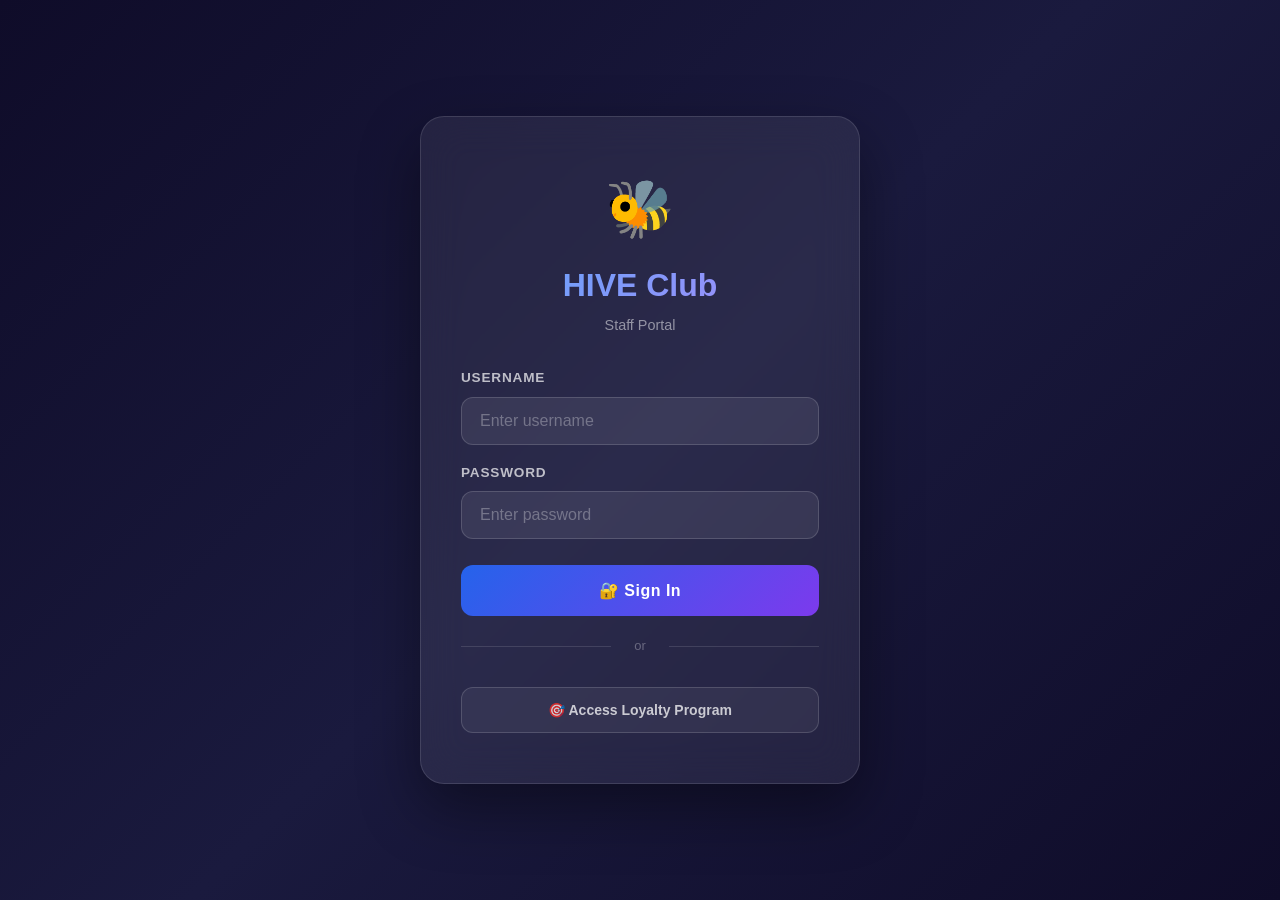
<file: index.html>
<!DOCTYPE html>
<html lang="en">
<head>
  <meta charset="UTF-8">
  <meta name="viewport" content="width=device-width, initial-scale=1.0, maximum-scale=1.0">
  <title>HIVE Club – Staff Login</title>
  <link rel="stylesheet" href="style.css">
  <style>
    /* Login-specific styles */
    .login-wrapper {
      min-height: 100vh;
      display: flex;
      align-items: center;
      justify-content: center;
      padding: 20px;
    }
    .login-card {
      background: rgba(255,255,255,0.07);
      backdrop-filter: blur(20px);
      border: 1px solid rgba(255,255,255,0.12);
      border-radius: 24px;
      padding: 50px 40px;
      width: 100%;
      max-width: 440px;
      box-shadow: 0 25px 60px rgba(0,0,0,0.4);
    }
    .login-logo {
      text-align: center;
      margin-bottom: 32px;
    }
    .login-logo .hive-icon {
      font-size: 56px;
      display: block;
      margin-bottom: 10px;
    }
    .login-logo h1 {
      font-size: 2rem;
      font-weight: 800;
      background: linear-gradient(135deg, #60a5fa, #a78bfa);
      -webkit-background-clip: text;
      -webkit-text-fill-color: transparent;
      background-clip: text;
      margin: 0;
    }
    .login-logo p {
      color: rgba(255,255,255,0.5);
      font-size: 0.9rem;
      margin-top: 6px;
    }
    .login-form .form-group {
      margin-bottom: 18px;
    }
    .login-form label {
      display: block;
      color: rgba(255,255,255,0.7);
      font-size: 0.85rem;
      font-weight: 600;
      margin-bottom: 8px;
      text-transform: uppercase;
      letter-spacing: 0.8px;
    }
    .login-form input {
      width: 100%;
      padding: 14px 18px;
      background: rgba(255,255,255,0.08);
      border: 1px solid rgba(255,255,255,0.15);
      border-radius: 12px;
      color: white;
      font-size: 16px;
      transition: border-color 0.2s, box-shadow 0.2s;
      box-sizing: border-box;
    }
    .login-form input:focus {
      outline: none;
      border-color: #60a5fa;
      box-shadow: 0 0 0 3px rgba(96,165,250,0.15);
    }
    .login-form input::placeholder {
      color: rgba(255,255,255,0.3);
    }
    .btn-login {
      width: 100%;
      padding: 16px;
      background: linear-gradient(135deg, #2563eb, #7c3aed);
      color: white;
      border: none;
      border-radius: 12px;
      font-size: 16px;
      font-weight: 700;
      cursor: pointer;
      transition: opacity 0.2s, transform 0.15s;
      margin-top: 8px;
      letter-spacing: 0.5px;
    }
    .btn-login:hover { opacity: 0.92; transform: translateY(-1px); }
    .btn-login:active { transform: translateY(0); }
    .btn-loyalty-access {
      width: 100%;
      padding: 14px;
      background: rgba(255,255,255,0.06);
      color: rgba(255,255,255,0.75);
      border: 1px solid rgba(255,255,255,0.15);
      border-radius: 12px;
      font-size: 14px;
      font-weight: 600;
      cursor: pointer;
      transition: background 0.2s;
      margin-top: 12px;
    }
    .btn-loyalty-access:hover { background: rgba(255,255,255,0.12); }
    .error-msg {
      display: none;
      color: #f87171;
      font-size: 13px;
      margin-top: 10px;
      padding: 10px 14px;
      background: rgba(248,113,113,0.12);
      border-radius: 8px;
      border: 1px solid rgba(248,113,113,0.25);
    }
    .divider {
      text-align: center;
      margin: 20px 0;
      color: rgba(255,255,255,0.3);
      font-size: 13px;
      position: relative;
    }
    .divider::before, .divider::after {
      content: "";
      position: absolute;
      top: 50%;
      width: 42%;
      height: 1px;
      background: rgba(255,255,255,0.12);
    }
    .divider::before { left: 0; }
    .divider::after { right: 0; }
    @media (max-width: 480px) {
      .login-card {
        padding: 36px 24px;
        border-radius: 20px;
      }
    }
  </style>
</head>
<body>
  <div class="login-wrapper">
    <div class="login-card">
      <div class="login-logo">
        <span class="hive-icon">🐝</span>
        <h1>HIVE Club</h1>
        <p>Staff Portal</p>
      </div>

      <form class="login-form" id="loginForm" onsubmit="handleAdminLogin(event)">
        <div class="form-group">
          <label for="username">Username</label>
          <input type="text" id="username" placeholder="Enter username" autocomplete="username" required>
        </div>
        <div class="form-group">
          <label for="password">Password</label>
          <input type="password" id="password" placeholder="Enter password" autocomplete="current-password" required>
        </div>
        <div class="error-msg" id="errorMessage"></div>
        <button type="submit" class="btn-login">🔐 Sign In</button>
      </form>

      <div class="divider">or</div>
      <button class="btn-loyalty-access" onclick="goToPublicLoyalty()">
        🎯 Access Loyalty Program
      </button>
    </div>
  </div>

  <script>
    const ADMIN_CREDENTIALS = {
      "hive4": "hive2026"
    };

    const SESSION_TIMEOUT = 8 * 60 * 60 * 1000; // 8 hours

    window.addEventListener("load", function () {
      const token = sessionStorage.getItem("adminToken");
      if (token && isTokenValid(token)) {
        window.location.href = "dashboard-select.html";
      }
    });

    function handleAdminLogin(event) {
      event.preventDefault();
      const username = document.getElementById("username").value.trim();
      const password = document.getElementById("password").value;
      const errorMsg = document.getElementById("errorMessage");

      if (!username || !password) {
        errorMsg.textContent = "❌ Please enter username and password";
        errorMsg.style.display = "block";
        return;
      }

      if (ADMIN_CREDENTIALS[username] === password) {
        const token = generateToken(username);
        sessionStorage.setItem("adminToken", token);
        errorMsg.style.display = "none";
        window.location.href = "dashboard-select.html";
      } else {
        errorMsg.textContent = "❌ Invalid username or password";
        errorMsg.style.display = "block";
        document.getElementById("password").value = "";
        document.getElementById("password").focus();
      }
    }

    function goToPublicLoyalty() {
      sessionStorage.removeItem("adminToken");
      window.location.href = "loyalty.html";
    }

    function generateToken(username) {
      return btoa(username + ":" + Date.now());
    }

    function isTokenValid(token) {
      try {
        const data = atob(token);
        const parts = data.split(":");
        const timestamp = parseInt(parts[1]);
        return (Date.now() - timestamp) < SESSION_TIMEOUT;
      } catch (e) {
        return false;
      }
    }
  </script>
</body>
</html>
</file>
<file: style.css>
/* ============================================================
   HIVE Club – Global Styles
   ============================================================ */

/* ── Reset & Base ──────────────────────────────────────────── */
*, *::before, *::after {
  box-sizing: border-box;
  margin: 0;
  padding: 0;
}

html {
  scroll-behavior: smooth;
  -webkit-text-size-adjust: 100%;
}

body {
  font-family: -apple-system, BlinkMacSystemFont, "Segoe UI", Roboto, "Helvetica Neue", Arial, sans-serif;
  background: linear-gradient(135deg, #0f0c29 0%, #1a1a3e 50%, #0f0c29 100%);
  background-attachment: fixed;
  color: #ffffff;
  min-height: 100vh;
  line-height: 1.5;
  -webkit-font-smoothing: antialiased;
}

/* ── Container ─────────────────────────────────────────────── */
.container {
  max-width: 1100px;
  margin: 0 auto;
  padding: 40px 24px;
}

/* ── Typography ────────────────────────────────────────────── */
h1 { font-size: 2.2rem; font-weight: 800; }
h2 { font-size: 1.6rem; font-weight: 700; }
h3 { font-size: 1.2rem; font-weight: 600; }
h4 { font-size: 1rem;   font-weight: 600; }

/* ── Loading text ──────────────────────────────────────────── */
.loading-text {
  color: rgba(255,255,255,0.4);
  text-align: center;
  padding: 24px;
  font-size: 0.95rem;
}

/* ============================================================
   HEADERS
   ============================================================ */

.admin-header,
.loyalty-header {
  background: rgba(255,255,255,0.05);
  border-bottom: 1px solid rgba(255,255,255,0.1);
  backdrop-filter: blur(12px);
  position: sticky;
  top: 0;
  z-index: 100;
}

.admin-header-inner,
.loyalty-header-inner {
  max-width: 1100px;
  margin: 0 auto;
  padding: 14px 24px;
  display: flex;
  align-items: center;
  justify-content: space-between;
  gap: 16px;
}

.admin-header-left,
.loyalty-header-brand {
  display: flex;
  align-items: center;
  gap: 12px;
}

.admin-header-left h1,
.loyalty-header-brand h1 {
  font-size: 1.4rem;
  font-weight: 800;
  background: linear-gradient(135deg, #60a5fa, #a78bfa);
  -webkit-background-clip: text;
  -webkit-text-fill-color: transparent;
  background-clip: text;
}

.btn-logout-sm,
.btn-admin-login {
  padding: 9px 18px;
  background: rgba(255,255,255,0.08);
  color: rgba(255,255,255,0.8);
  border: 1px solid rgba(255,255,255,0.15);
  border-radius: 10px;
  font-size: 13px;
  font-weight: 600;
  cursor: pointer;
  transition: background 0.2s;
  white-space: nowrap;
}

.btn-logout-sm:hover,
.btn-admin-login:hover {
  background: rgba(255,255,255,0.15);
}

/* ============================================================
   SECTION CARDS
   ============================================================ */

.section-card {
  background: rgba(255,255,255,0.05);
  border: 1px solid rgba(255,255,255,0.1);
  border-radius: 20px;
  padding: 30px 28px;
  margin-bottom: 28px;
}

.section-title {
  font-size: 1.3rem;
  font-weight: 700;
  margin-bottom: 22px;
  color: #e2e8f0;
}

.section-title-row {
  display: flex;
  align-items: center;
  justify-content: space-between;
  gap: 16px;
  margin-bottom: 22px;
  flex-wrap: wrap;
}

.section-title-row .section-title {
  margin-bottom: 0;
}

/* ============================================================
   STATS DASHBOARD
   ============================================================ */

.stats-dashboard {
  display: grid;
  grid-template-columns: repeat(4, 1fr);
  gap: 16px;
  margin-bottom: 28px;
}

.stat-card-dash {
  background: rgba(255,255,255,0.06);
  border: 1px solid rgba(255,255,255,0.1);
  border-radius: 16px;
  padding: 22px 18px;
  text-align: center;
}

.stat-icon { font-size: 28px; margin-bottom: 8px; }
.stat-label { font-size: 0.75rem; color: rgba(255,255,255,0.5); text-transform: uppercase; letter-spacing: 0.8px; margin-bottom: 4px; }
.stat-value { font-size: 2rem; font-weight: 800; color: #60a5fa; }

/* ============================================================
   FORMS & INPUTS
   ============================================================ */

.form-input,
.form-select,
.search-input {
  padding: 13px 16px;
  background: rgba(255,255,255,0.08);
  border: 1px solid rgba(255,255,255,0.15);
  border-radius: 12px;
  color: white;
  font-size: 15px;
  transition: border-color 0.2s, box-shadow 0.2s;
  min-height: 46px;
}

.form-input:focus,
.form-select:focus,
.search-input:focus {
  outline: none;
  border-color: #60a5fa;
  box-shadow: 0 0 0 3px rgba(96,165,250,0.15);
}

.form-input::placeholder,
.search-input::placeholder {
  color: rgba(255,255,255,0.35);
}

.form-select option {
  background: #1a1a3e;
  color: white;
}

/* ── Add Player Form ────────────────────────────────────────── */
.add-player-form {
  display: flex;
  gap: 12px;
  flex-wrap: wrap;
}

.add-player-form .form-input {
  flex: 1;
  min-width: 200px;
}

/* ── Search Box ─────────────────────────────────────────────── */
.search-section {
  margin-bottom: 28px;
}

.search-box {
  display: flex;
  gap: 12px;
  align-items: stretch;
}

.search-input {
  flex: 1;
}

/* ── Buttons ────────────────────────────────────────────────── */
button {
  cursor: pointer;
  font-family: inherit;
  transition: opacity 0.2s, transform 0.15s, background 0.2s;
}

.btn-add-player,
.search-btn {
  padding: 13px 24px;
  background: linear-gradient(135deg, #2563eb, #7c3aed);
  color: white;
  border: none;
  border-radius: 12px;
  font-size: 15px;
  font-weight: 700;
  white-space: nowrap;
  min-height: 46px;
}

.btn-add-player:hover,
.search-btn:hover {
  opacity: 0.88;
  transform: translateY(-1px);
}

/* ============================================================
   PLAYER CARDS – ADMIN
   ============================================================ */

.players-grid {
  display: grid;
  grid-template-columns: repeat(3, 1fr);
  gap: 20px;
}

.player-card-admin {
  background: rgba(255,255,255,0.06);
  border: 1px solid rgba(255,255,255,0.1);
  border-radius: 18px;
  padding: 22px 18px;
  display: flex;
  flex-direction: column;
  gap: 16px;
  transition: border-color 0.2s;
}

.player-card-admin:hover {
  border-color: rgba(96,165,250,0.3);
}

/* Top section with avatar + info */
.player-card-top {
  display: flex;
  align-items: center;
  gap: 14px;
}

.admin-avatar {
  width: 54px;
  height: 54px;
  border-radius: 50%;
  object-fit: cover;
  flex-shrink: 0;
}

.admin-avatar-placeholder {
  width: 54px;
  height: 54px;
  border-radius: 50%;
  background: linear-gradient(135deg, #2563eb, #7c3aed);
  display: flex;
  align-items: center;
  justify-content: center;
  font-size: 20px;
  font-weight: 700;
  flex-shrink: 0;
}

.player-card-info {
  flex: 1;
  min-width: 0;
}

.player-card-name {
  font-size: 1rem;
  font-weight: 700;
  color: #e2e8f0;
  white-space: nowrap;
  overflow: hidden;
  text-overflow: ellipsis;
}

.player-card-pts {
  font-size: 0.9rem;
  color: #60a5fa;
  font-weight: 600;
  margin-top: 2px;
}

.player-card-redeem {
  font-size: 0.75rem;
  color: rgba(255,255,255,0.45);
  margin-top: 1px;
}

/* Points form inside admin card */
.points-form {
  display: flex;
  flex-direction: column;
  gap: 10px;
}

.points-form-row {
  display: flex;
  gap: 10px;
  flex-wrap: wrap;
}

.input-group {
  display: flex;
  flex-direction: column;
  gap: 5px;
  flex: 1;
  min-width: 100px;
}

.input-group label {
  font-size: 0.72rem;
  color: rgba(255,255,255,0.5);
  text-transform: uppercase;
  letter-spacing: 0.6px;
}

.hours-group {
  max-width: 110px;
}

.form-input-sm {
  padding: 10px 12px;
  background: rgba(255,255,255,0.08);
  border: 1px solid rgba(255,255,255,0.15);
  border-radius: 10px;
  color: white;
  font-size: 14px;
  min-height: 40px;
  width: 100%;
}

.form-input-sm:focus {
  outline: none;
  border-color: #60a5fa;
}

.form-select {
  width: 100%;
}

.points-preview {
  font-size: 0.82rem;
  color: rgba(255,255,255,0.4);
  padding: 8px 12px;
  background: rgba(255,255,255,0.04);
  border-radius: 8px;
  min-height: 36px;
  display: flex;
  align-items: center;
}

.points-preview.active {
  color: #86efac;
  background: rgba(134,239,172,0.08);
  border: 1px solid rgba(134,239,172,0.15);
}

.btn-add-pts {
  padding: 11px 16px;
  background: linear-gradient(135deg, #2563eb, #7c3aed);
  color: white;
  border: none;
  border-radius: 10px;
  font-size: 14px;
  font-weight: 700;
  min-height: 42px;
}

.btn-add-pts:hover {
  opacity: 0.88;
}

/* Delete button */
.btn-delete-player {
  padding: 9px 14px;
  background: rgba(239,68,68,0.1);
  color: #f87171;
  border: 1px solid rgba(239,68,68,0.2);
  border-radius: 10px;
  font-size: 13px;
  font-weight: 600;
  width: 100%;
  min-height: 38px;
}

.btn-delete-player:hover {
  background: rgba(239,68,68,0.2);
}

/* ============================================================
   PLAYER CARD – LOYALTY (public)
   ============================================================ */

.player-card {
  background: rgba(255,255,255,0.05);
  border: 1px solid rgba(255,255,255,0.1);
  border-radius: 24px;
  padding: 40px 32px;
  max-width: 640px;
  margin: 0 auto 28px;
  text-align: center;
}

/* ── Avatar ─────────────────────────────────────────────────── */
.avatar-container {
  position: relative;
  width: 160px;
  height: 160px;
  margin: 0 auto 20px;
}

.progress-ring-svg {
  position: absolute;
  top: 0; left: 0;
  width: 160px;
  height: 160px;
  transform: rotate(-90deg);
}

.progress-ring-bg {
  fill: none;
  stroke: rgba(255,255,255,0.08);
  stroke-width: 5;
}

.progress-ring-fill {
  fill: none;
  stroke: #ffd700;
  stroke-width: 5;
  stroke-linecap: round;
  transition: stroke-dashoffset 0.8s ease, stroke 0.4s;
}

.avatar-inner {
  position: absolute;
  top: 50%;
  left: 50%;
  transform: translate(-50%, -50%);
  width: 130px;
  height: 130px;
  border-radius: 50%;
  overflow: hidden;
}

.avatar-placeholder {
  width: 100%;
  height: 100%;
  background: linear-gradient(135deg, #2563eb, #7c3aed);
  display: flex;
  align-items: center;
  justify-content: center;
  font-size: 52px;
  font-weight: 700;
  border-radius: 50%;
}

.avatar-img {
  width: 100%;
  height: 100%;
  object-fit: cover;
  border-radius: 50%;
}

.camera-btn {
  position: absolute;
  bottom: 4px;
  right: 4px;
  width: 34px;
  height: 34px;
  background: rgba(255,255,255,0.15);
  border: 2px solid rgba(255,255,255,0.3);
  border-radius: 50%;
  display: flex;
  align-items: center;
  justify-content: center;
  font-size: 15px;
  cursor: pointer;
  transition: background 0.2s;
  z-index: 2;
}

.camera-btn:hover { background: rgba(255,255,255,0.25); }

/* ── Player Info ─────────────────────────────────────────────── */
.player-name { font-size: 1.8rem; font-weight: 800; margin-bottom: 8px; }
.player-points { font-size: 1rem; color: #60a5fa; font-weight: 600; margin-bottom: 6px; }
.player-level { font-size: 0.9rem; font-weight: 700; margin-bottom: 16px; }

/* Progress bar */
.progress-bar-wrap {
  background: rgba(255,255,255,0.1);
  border-radius: 99px;
  height: 8px;
  margin: 0 0 8px;
  overflow: hidden;
}

.progress-bar {
  height: 100%;
  border-radius: 99px;
  background: #ffd700;
  transition: width 0.6s ease;
}

.progress-label {
  font-size: 0.78rem;
  color: rgba(255,255,255,0.5);
  margin-bottom: 28px;
}

/* Sub-section titles */
.sub-title {
  font-size: 1.1rem;
  font-weight: 700;
  margin-bottom: 16px;
  color: #e2e8f0;
  text-align: left;
}

/* ── Rewards Grid ───────────────────────────────────────────── */
.rewards-grid {
  display: grid;
  grid-template-columns: repeat(3, 1fr);
  gap: 14px;
  margin-bottom: 32px;
}

.reward-card {
  background: rgba(255,255,255,0.07);
  border: 1px solid rgba(255,255,255,0.12);
  border-radius: 16px;
  padding: 18px 14px;
  text-align: center;
  transition: transform 0.2s, border-color 0.2s;
}

.reward-card:hover { transform: translateY(-2px); }

.reward-locked {
  opacity: 0.55;
}

.reward-icon { font-size: 30px; margin-bottom: 8px; }
.reward-name { font-size: 0.85rem; font-weight: 700; margin-bottom: 4px; }
.reward-desc { font-size: 0.72rem; color: rgba(255,255,255,0.5); margin-bottom: 8px; }
.reward-cost { font-size: 0.8rem; color: #fbbf24; font-weight: 700; margin-bottom: 10px; }

.btn-claim {
  width: 100%;
  padding: 9px 8px;
  background: linear-gradient(135deg, #2563eb, #7c3aed);
  color: white;
  border: none;
  border-radius: 8px;
  font-size: 12px;
  font-weight: 700;
  min-height: 36px;
}

.btn-claim-locked {
  background: rgba(255,255,255,0.1);
  color: rgba(255,255,255,0.4);
  cursor: not-allowed;
}

/* ── My Coupons ──────────────────────────────────────────────── */
.redeem-section,
.my-coupons-section {
  text-align: left;
}

.coupon-item {
  display: flex;
  align-items: center;
  justify-content: space-between;
  gap: 12px;
  padding: 14px 16px;
  background: rgba(255,255,255,0.05);
  border: 1px solid rgba(255,255,255,0.08);
  border-radius: 12px;
  margin-bottom: 10px;
}

.coupon-item-left {
  display: flex;
  flex-direction: column;
  gap: 3px;
}

.coupon-item-left strong {
  font-size: 0.9rem;
  color: #e2e8f0;
}

.coupon-date {
  font-size: 0.75rem;
  color: rgba(255,255,255,0.4);
}

.coupon-item-right {
  display: flex;
  flex-direction: column;
  align-items: flex-end;
  gap: 5px;
  flex-shrink: 0;
}

.coupon-cost {
  font-size: 0.8rem;
  color: #f87171;
  font-weight: 600;
}

/* ============================================================
   BADGES & STATUS
   ============================================================ */

.badge {
  display: inline-block;
  padding: 4px 10px;
  border-radius: 99px;
  font-size: 0.75rem;
  font-weight: 700;
  white-space: nowrap;
}

.badge-pending  { background: rgba(251,191,36,0.15);  color: #fbbf24;  border: 1px solid rgba(251,191,36,0.3);  }
.badge-approved { background: rgba(74,222,128,0.15);  color: #4ade80;  border: 1px solid rgba(74,222,128,0.3);  }
.badge-used     { background: rgba(96,165,250,0.15);  color: #60a5fa;  border: 1px solid rgba(96,165,250,0.3);  }
.badge-rejected { background: rgba(248,113,113,0.15); color: #f87171; border: 1px solid rgba(248,113,113,0.3); }

/* ============================================================
   COUPON TABLE (admin)
   ============================================================ */

.coupon-tabs {
  display: flex;
  gap: 10px;
  margin-bottom: 20px;
  flex-wrap: wrap;
}

.tab-btn {
  padding: 10px 20px;
  background: rgba(255,255,255,0.06);
  color: rgba(255,255,255,0.6);
  border: 1px solid rgba(255,255,255,0.1);
  border-radius: 10px;
  font-size: 13px;
  font-weight: 600;
  transition: all 0.2s;
  min-height: 40px;
}

.tab-btn.active,
.tab-btn:hover {
  background: rgba(96,165,250,0.15);
  color: #60a5fa;
  border-color: rgba(96,165,250,0.3);
}

.table-wrapper {
  overflow-x: auto;
  -webkit-overflow-scrolling: touch;
  border-radius: 12px;
}

.coupon-table {
  width: 100%;
  border-collapse: collapse;
  font-size: 14px;
}

.coupon-table th {
  padding: 12px 16px;
  text-align: left;
  background: rgba(255,255,255,0.05);
  color: rgba(255,255,255,0.6);
  font-size: 0.75rem;
  text-transform: uppercase;
  letter-spacing: 0.8px;
  white-space: nowrap;
}

.coupon-table td {
  padding: 14px 16px;
  border-bottom: 1px solid rgba(255,255,255,0.06);
  color: #e2e8f0;
  vertical-align: middle;
}

.coupon-table tr:last-child td { border-bottom: none; }

.action-buttons {
  display: flex;
  gap: 8px;
  flex-wrap: nowrap;
}

.btn-approve,
.btn-reject {
  padding: 7px 14px;
  border: none;
  border-radius: 8px;
  font-size: 12px;
  font-weight: 700;
  min-height: 34px;
  white-space: nowrap;
}

.btn-approve {
  background: rgba(74,222,128,0.15);
  color: #4ade80;
  border: 1px solid rgba(74,222,128,0.3);
}

.btn-reject {
  background: rgba(248,113,113,0.15);
  color: #f87171;
  border: 1px solid rgba(248,113,113,0.3);
}

.btn-approve:hover { background: rgba(74,222,128,0.25); }
.btn-reject:hover  { background: rgba(248,113,113,0.25); }

/* ============================================================
   LEADERBOARD
   ============================================================ */

.leaderboard-row {
  display: flex;
  align-items: center;
  gap: 14px;
  padding: 14px 18px;
  background: rgba(255,255,255,0.04);
  border: 1px solid rgba(255,255,255,0.07);
  border-radius: 14px;
  margin-bottom: 10px;
  transition: background 0.2s;
}

.leaderboard-top {
  background: rgba(255,215,0,0.05);
  border-color: rgba(255,215,0,0.15);
}

.lb-rank { font-size: 1.3rem; width: 32px; text-align: center; }
.lb-avatar { width: 42px; height: 42px; flex-shrink: 0; }
.lb-avatar-img { width: 42px; height: 42px; border-radius: 50%; object-fit: cover; }
.lb-avatar-placeholder,
.lb-avatar-fallback {
  width: 42px; height: 42px; border-radius: 50%;
  background: linear-gradient(135deg, #2563eb, #7c3aed);
  display: flex; align-items: center; justify-content: center;
  font-size: 16px; font-weight: 700;
}
.lb-info { flex: 1; display: flex; flex-direction: column; gap: 2px; }
.lb-name { font-weight: 700; font-size: 0.95rem; }
.lb-level { font-size: 0.75rem; font-weight: 600; }
.lb-points { font-size: 1rem; font-weight: 800; color: #60a5fa; white-space: nowrap; }

/* ============================================================
   MODAL
   ============================================================ */

.modal-overlay {
  position: fixed;
  inset: 0;
  background: rgba(0,0,0,0.7);
  display: flex;
  align-items: center;
  justify-content: center;
  z-index: 1000;
  padding: 20px;
}

.modal-content {
  background: rgba(26,26,62,0.97);
  border: 1px solid rgba(255,255,255,0.15);
  border-radius: 22px;
  padding: 36px 30px;
  width: 100%;
  max-width: 420px;
  max-height: 90vh;
  overflow-y: auto;
}

.modal-content h3 {
  font-size: 1.3rem;
  font-weight: 700;
  margin-bottom: 12px;
}

.modal-content p {
  color: rgba(255,255,255,0.65);
  margin-bottom: 10px;
  font-size: 0.95rem;
}

.modal-btns {
  display: flex;
  gap: 12px;
  margin-top: 22px;
}

.btn-confirm {
  flex: 1;
  padding: 13px;
  background: linear-gradient(135deg, #2563eb, #7c3aed);
  color: white;
  border: none;
  border-radius: 12px;
  font-size: 15px;
  font-weight: 700;
  min-height: 46px;
}

.btn-cancel {
  flex: 1;
  padding: 13px;
  background: rgba(255,255,255,0.07);
  color: rgba(255,255,255,0.7);
  border: 1px solid rgba(255,255,255,0.15);
  border-radius: 12px;
  font-size: 15px;
  min-height: 46px;
}

.btn-confirm:hover { opacity: 0.9; }
.btn-cancel:hover  { background: rgba(255,255,255,0.12); }

/* ============================================================
   TOAST
   ============================================================ */

.toast {
  position: fixed;
  bottom: 24px;
  right: 24px;
  max-width: 340px;
  padding: 14px 20px;
  border-radius: 12px;
  font-size: 14px;
  font-weight: 600;
  z-index: 9999;
  opacity: 0;
  transform: translateY(20px);
  transition: opacity 0.3s, transform 0.3s;
  pointer-events: none;
}

.toast.show {
  opacity: 1;
  transform: translateY(0);
}

.toast-success {
  background: rgba(16,185,129,0.95);
  color: white;
}

.toast-error {
  background: rgba(239,68,68,0.95);
  color: white;
}

/* ============================================================
   DASHBOARD (dashboard.html)
   ============================================================ */

header {
  background: rgba(255,255,255,0.05);
  border-bottom: 1px solid rgba(255,255,255,0.1);
  padding: 18px 24px;
  display: flex;
  align-items: center;
  justify-content: space-between;
  flex-wrap: wrap;
  gap: 12px;
}

header h1 {
  background: linear-gradient(135deg, #60a5fa, #a78bfa);
  -webkit-background-clip: text;
  -webkit-text-fill-color: transparent;
  background-clip: text;
  font-size: 1.6rem;
}

.header-actions {
  display: flex;
  gap: 12px;
  align-items: center;
  flex-wrap: wrap;
}

.search-bar {
  padding: 10px 14px;
  background: rgba(255,255,255,0.08);
  border: 1px solid rgba(255,255,255,0.15);
  border-radius: 10px;
  color: white;
  font-size: 14px;
  min-height: 40px;
}

.export-button {
  padding: 10px 20px;
  background: rgba(255,255,255,0.08);
  color: rgba(255,255,255,0.8);
  border: 1px solid rgba(255,255,255,0.15);
  border-radius: 10px;
  font-size: 14px;
  min-height: 40px;
}

.export-button:hover { background: rgba(255,255,255,0.15); }

main {
  max-width: 1100px;
  margin: 0 auto;
  padding: 40px 24px;
  color: rgba(255,255,255,0.8);
}

/* ============================================================
   MOBILE RESPONSIVENESS
   ============================================================ */

/* ─── Tablets (768px – 1024px) ─── */
@media (max-width: 1024px) {
  .container { padding: 30px 20px; }
  .stats-dashboard { grid-template-columns: repeat(2, 1fr); }
  .players-grid { grid-template-columns: repeat(2, 1fr); }
  .rewards-grid { grid-template-columns: repeat(2, 1fr); }
  .hours-group { max-width: 100%; }
}

/* ─── Small tablets & large phones (480px – 768px) ─── */
@media (max-width: 768px) {
  .container { padding: 24px 16px; }

  .admin-header-inner,
  .loyalty-header-inner { padding: 12px 16px; }

  .admin-header-left h1,
  .loyalty-header-brand h1 { font-size: 1.1rem; }

  .section-card { padding: 22px 18px; }

  .stats-dashboard { grid-template-columns: repeat(2, 1fr); gap: 12px; }
  .stat-value { font-size: 1.6rem; }

  .players-grid { grid-template-columns: 1fr; }
  .rewards-grid { grid-template-columns: repeat(2, 1fr); }

  .section-title-row { flex-direction: column; align-items: flex-start; }
  .section-title-row .search-box { width: 100%; }
  .search-input { min-width: 0; width: 100%; }

  .player-card { padding: 28px 20px; }

  .avatar-container { width: 140px; height: 140px; }
  .progress-ring-svg { width: 140px; height: 140px; }
  .avatar-inner { width: 112px; height: 112px; }
  .avatar-placeholder { font-size: 42px; }
  .player-name { font-size: 1.5rem; }

  .coupon-tabs { gap: 8px; }
  .tab-btn { padding: 9px 14px; font-size: 12px; }

  .action-buttons { flex-direction: column; gap: 6px; }
  .btn-approve, .btn-reject { width: 100%; }

  .modal-btns { flex-direction: column; }
}

/* ─── Phones (≤ 480px) ─── */
@media (max-width: 480px) {
  body { background-attachment: scroll; }
  .container { padding: 20px 14px; }

  .admin-header-inner,
  .loyalty-header-inner { padding: 10px 14px; flex-wrap: wrap; gap: 10px; }

  .admin-header-left h1,
  .loyalty-header-brand h1 { font-size: 1rem; }

  /* Stats */
  .stats-dashboard { grid-template-columns: repeat(2, 1fr); gap: 10px; }
  .stat-card-dash { padding: 16px 12px; }
  .stat-icon { font-size: 22px; }
  .stat-label { font-size: 0.68rem; }
  .stat-value { font-size: 1.4rem; }

  /* Forms */
  .add-player-form { flex-direction: column; }
  .add-player-form .form-input { min-width: 0; }
  .btn-add-player { width: 100%; }

  .search-box { flex-direction: column; gap: 10px; }
  .search-btn { width: 100%; min-height: 48px; font-size: 16px; }

  /* Prevent iOS zoom on focus */
  .form-input,
  .form-select,
  .search-input,
  .form-input-sm { font-size: 16px; min-height: 48px; }

  /* Section cards */
  .section-card { padding: 18px 14px; }
  .section-title { font-size: 1.1rem; }

  /* Player cards admin */
  .players-grid { grid-template-columns: 1fr; gap: 14px; }
  .player-card-admin { padding: 18px 14px; }
  .points-form-row { flex-direction: column; }
  .hours-group { max-width: 100%; }
  .input-group { min-width: 0; }
  .btn-add-pts { min-height: 46px; font-size: 15px; }
  .btn-delete-player { min-height: 42px; }

  /* Loyalty player card */
  .player-card { padding: 24px 16px; }
  .avatar-container { width: 120px; height: 120px; }
  .progress-ring-svg { width: 120px; height: 120px; }
  .avatar-inner { width: 96px; height: 96px; }
  .avatar-placeholder { font-size: 36px; }
  .player-name { font-size: 1.3rem; }
  .player-points { font-size: 0.9rem; }

  /* Rewards */
  .rewards-grid { grid-template-columns: 1fr 1fr; gap: 10px; }
  .reward-card { padding: 14px 10px; }
  .reward-icon { font-size: 24px; }
  .reward-name { font-size: 0.78rem; }
  .reward-cost { font-size: 0.72rem; }
  .btn-claim { font-size: 11px; padding: 7px 4px; }

  /* Coupon item */
  .coupon-item { flex-direction: column; align-items: flex-start; gap: 8px; }
  .coupon-item-right { flex-direction: row; align-items: center; gap: 10px; }

  /* Coupon table: card-style on mobile */
  .coupon-table thead { display: none; }
  .coupon-table tbody,
  .coupon-table tr,
  .coupon-table td { display: block; width: 100%; }
  .coupon-table tr {
    margin-bottom: 14px;
    border: 1px solid rgba(255,255,255,0.1);
    border-radius: 12px;
    padding: 12px 14px;
    background: rgba(255,255,255,0.04);
  }
  .coupon-table td {
    padding: 7px 0;
    border: none;
    border-bottom: 1px solid rgba(255,255,255,0.06);
    display: flex;
    justify-content: space-between;
    align-items: center;
    font-size: 13px;
  }
  .coupon-table td:last-child { border-bottom: none; }
  .coupon-table td::before {
    content: attr(data-label);
    font-weight: 600;
    color: rgba(255,255,255,0.5);
    font-size: 0.72rem;
    text-transform: uppercase;
    letter-spacing: 0.5px;
    flex-shrink: 0;
    margin-right: 10px;
  }
  .action-buttons { flex-direction: row; flex-wrap: wrap; width: 100%; }
  .btn-approve, .btn-reject { flex: 1; min-width: 80px; }

  /* Leaderboard */
  .leaderboard-row { padding: 12px 14px; gap: 10px; }
  .lb-rank { font-size: 1.1rem; width: 26px; }
  .lb-avatar,
  .lb-avatar-img,
  .lb-avatar-placeholder,
  .lb-avatar-fallback { width: 36px; height: 36px; }
  .lb-avatar-placeholder,
  .lb-avatar-fallback { font-size: 14px; }
  .lb-name { font-size: 0.88rem; }
  .lb-points { font-size: 0.9rem; }

  /* Modal */
  .modal-content { padding: 26px 20px; border-radius: 18px; }
  .modal-btns { flex-direction: column; }
  .btn-confirm, .btn-cancel { min-height: 50px; font-size: 16px; }

  /* Tabs */
  .coupon-tabs { gap: 8px; }
  .tab-btn { padding: 10px 12px; font-size: 11px; flex: 1; text-align: center; }

  /* Toast */
  .toast {
    bottom: 16px;
    right: 12px;
    left: 12px;
    max-width: none;
    font-size: 13px;
    text-align: center;
  }

  /* Touch targets */
  button { min-height: 44px; }
}

/* ─── Very small phones (≤ 360px) ─── */
@media (max-width: 360px) {
  .rewards-grid { grid-template-columns: 1fr; }
  .stats-dashboard { grid-template-columns: 1fr 1fr; }
  .player-name { font-size: 1.2rem; }
  .section-title { font-size: 1rem; }
}
</file>
